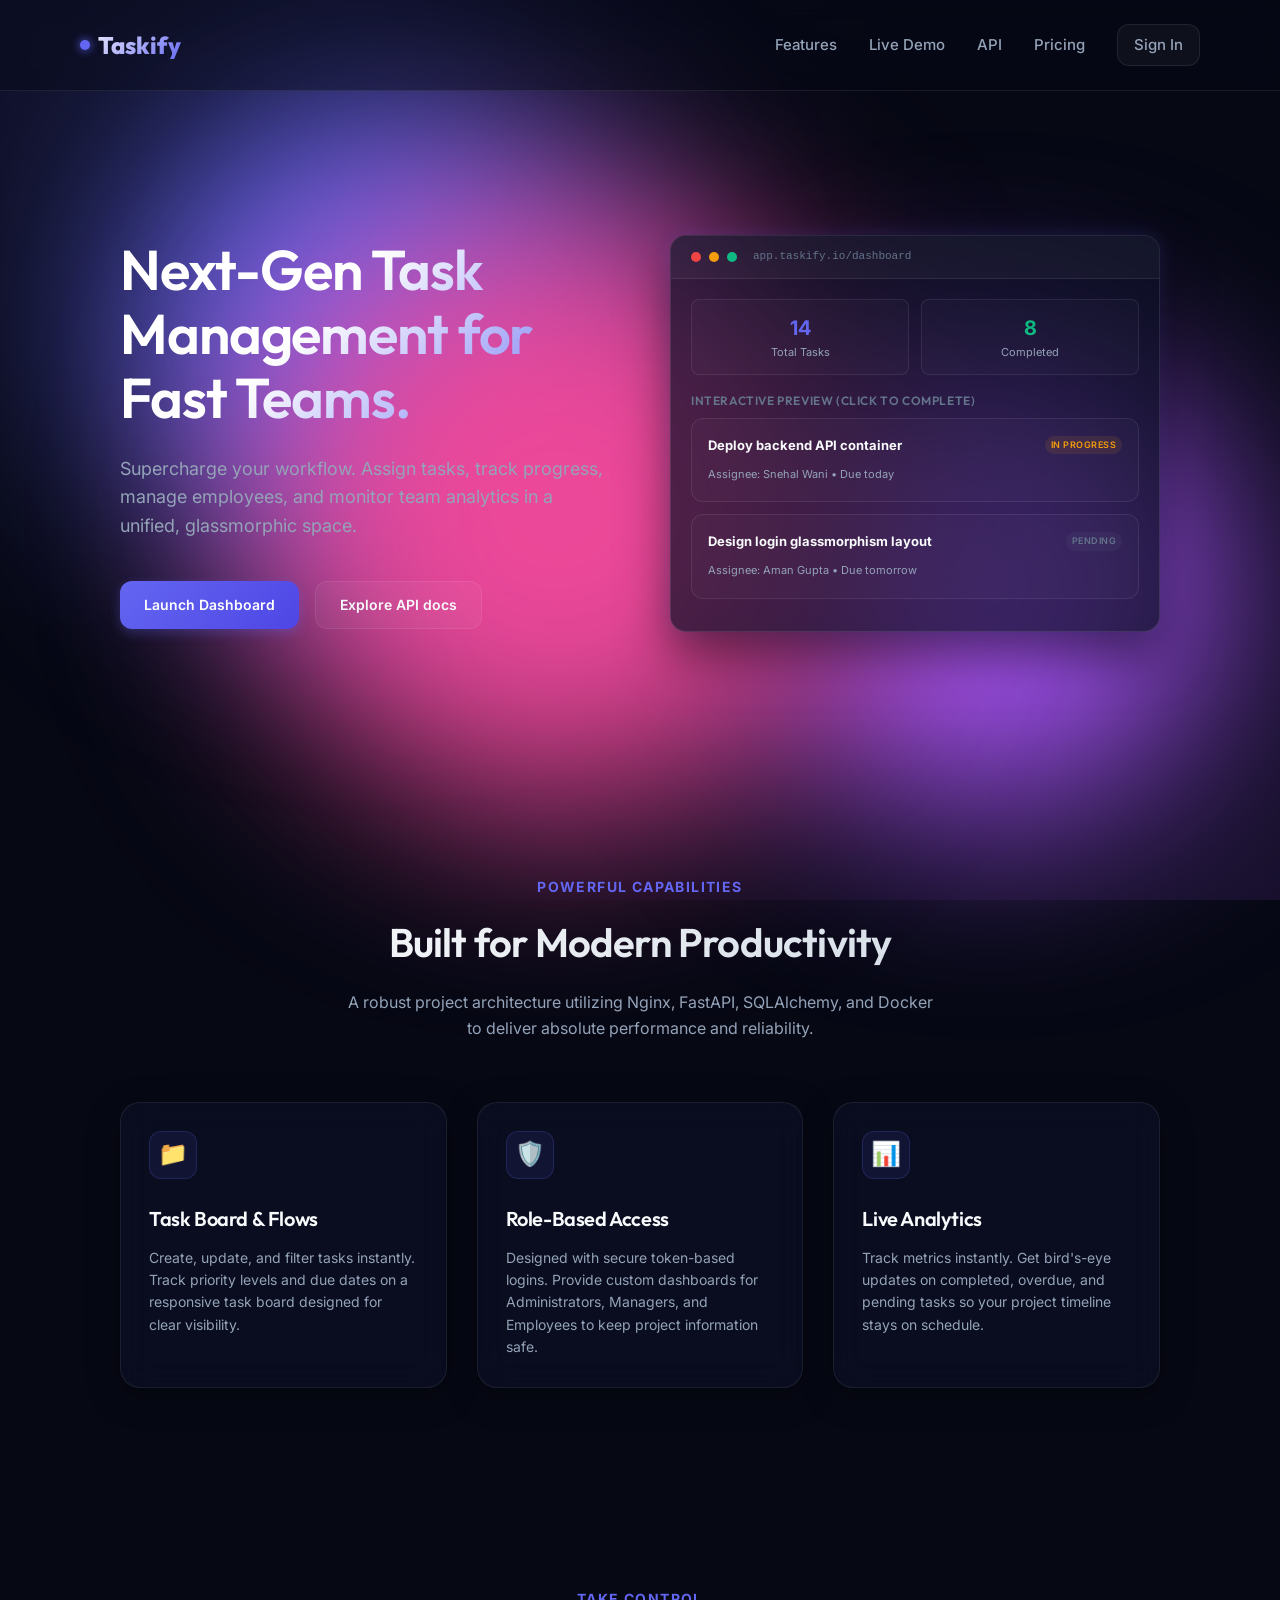
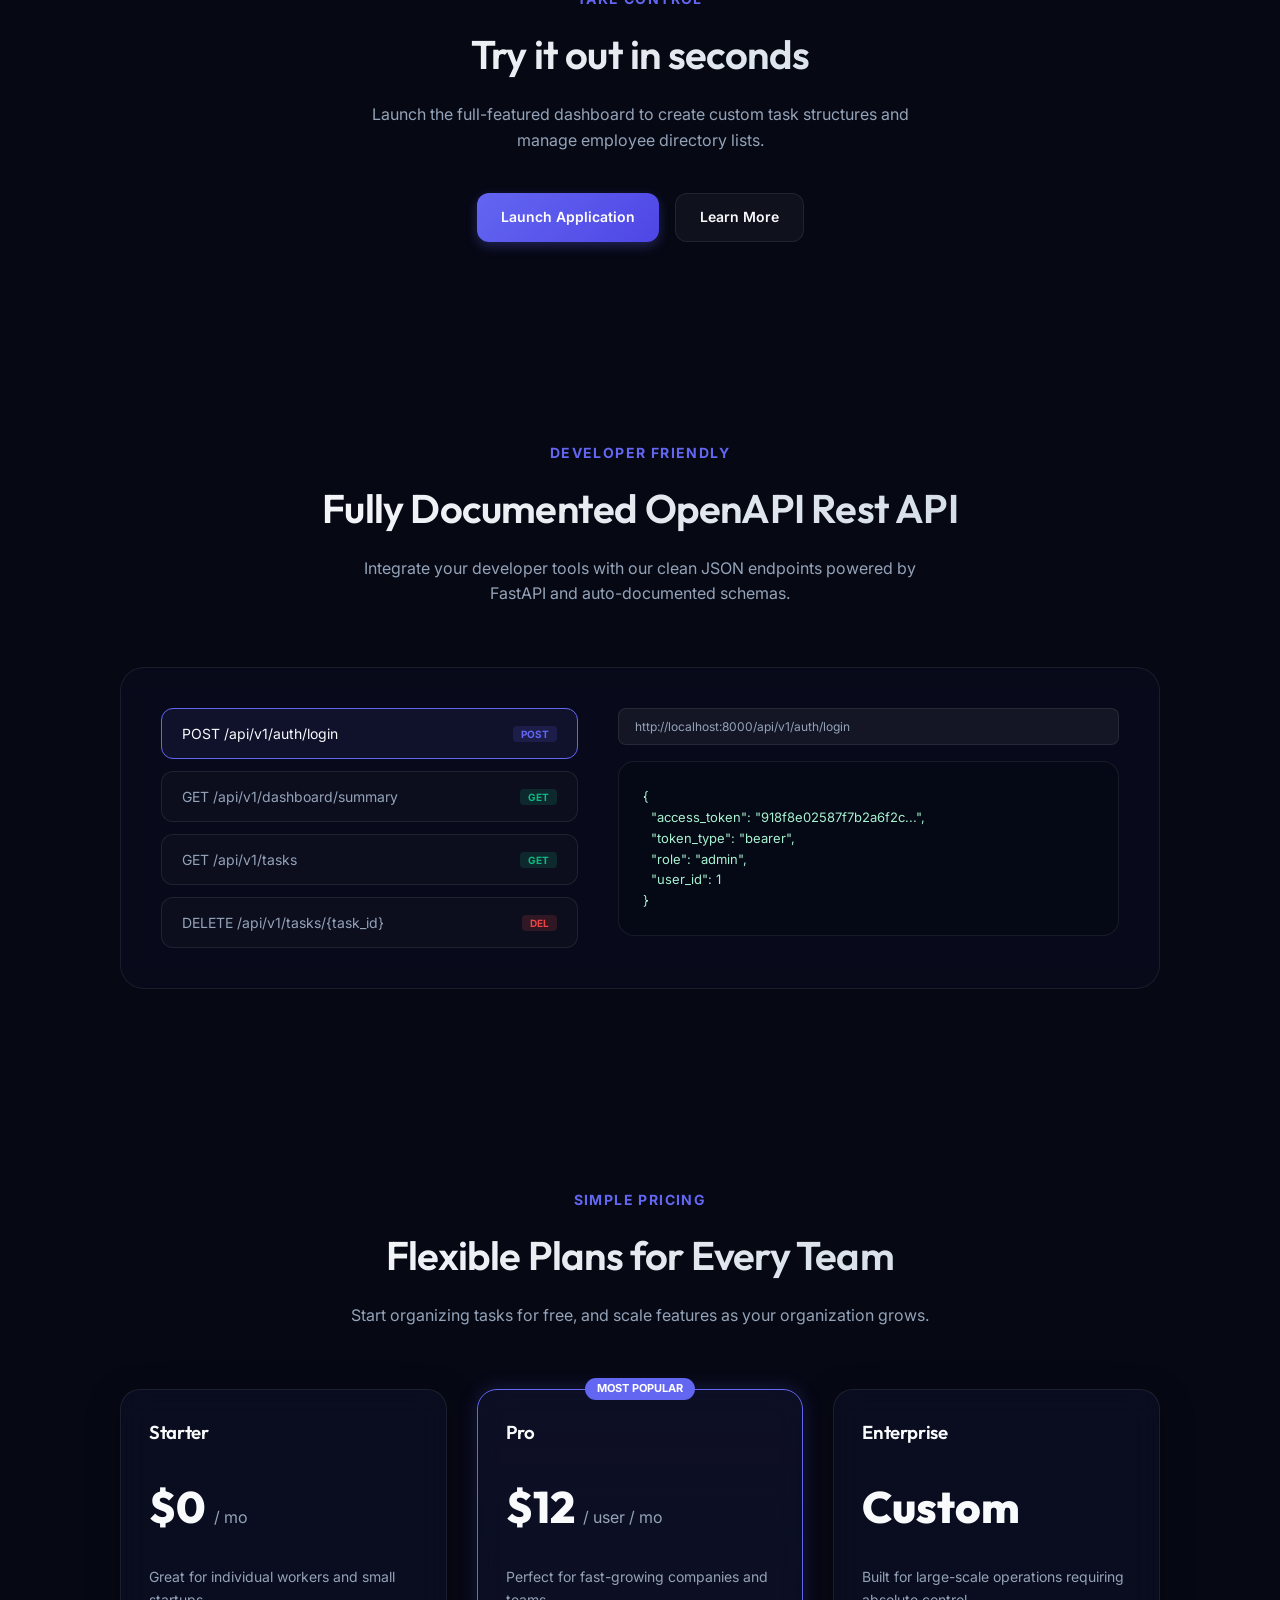
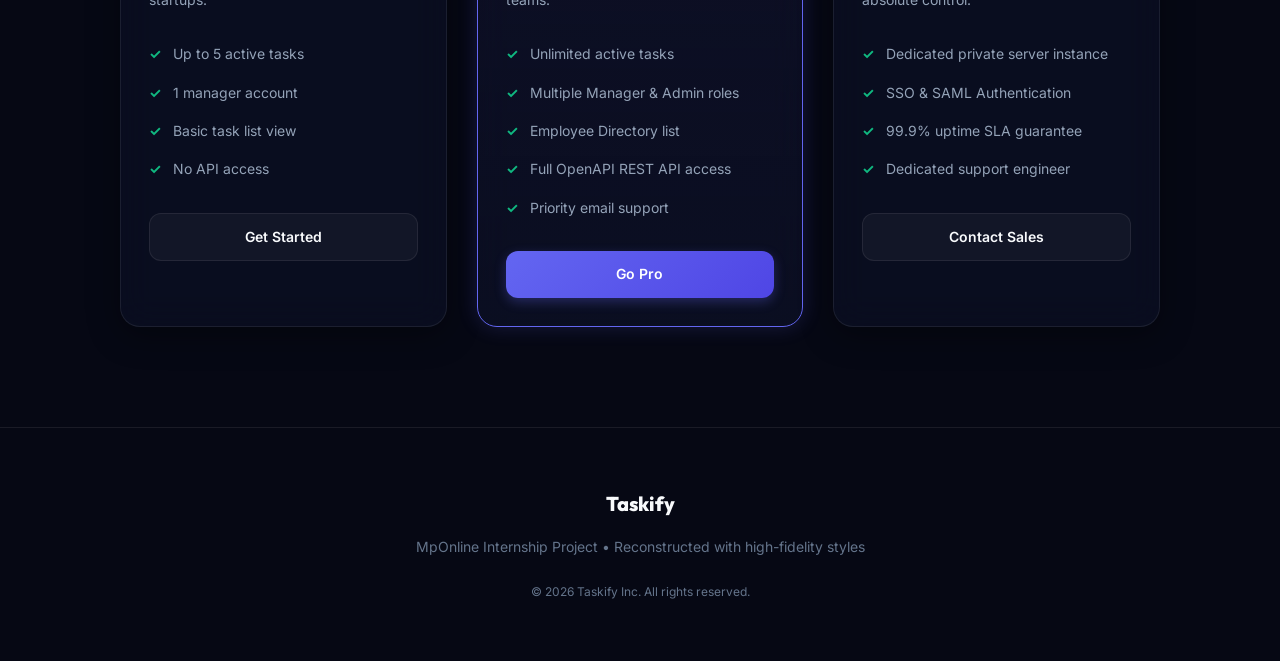
<file: frontend/index.html>
<!DOCTYPE html>
<html lang="en">
<head>
    <meta charset="UTF-8">
    <meta name="viewport" content="width=device-width, initial-scale=1.0">
    <meta name="description" content="Taskify - Next-generation task management system for high-performing teams. Streamline workflows, track analytics, and manage roles.">
    <title>Taskify - Premium Task Management System</title>
    <link rel="stylesheet" href="css/style.css">
    <link rel="stylesheet" href="css/animations.css">
    <link rel="stylesheet" href="css/responsive.css">
    <style>
        /* Specific Styles for SaaS Product Landing Page */
        .landing-header {
            display: flex;
            justify-content: space-between;
            align-items: center;
            padding: 24px 80px;
            background: rgba(6, 8, 20, 0.4);
            backdrop-filter: blur(12px);
            -webkit-backdrop-filter: blur(12px);
            border-bottom: 1px solid var(--surface-border);
            position: sticky;
            top: 0;
            z-index: 100;
        }
        .landing-logo {
            font-family: var(--font-heading);
            font-size: 24px;
            font-weight: 800;
            background: linear-gradient(135deg, #ffffff, var(--primary));
            -webkit-background-clip: text;
            -webkit-text-fill-color: transparent;
            display: flex;
            align-items: center;
            gap: 8px;
        }
        .landing-logo::before {
            content: '';
            width: 10px;
            height: 10px;
            background: var(--primary);
            border-radius: 50%;
            box-shadow: 0 0 10px var(--primary);
        }
        .landing-nav {
            display: flex;
            gap: 32px;
            align-items: center;
        }
        .landing-nav a {
            color: var(--text-secondary);
            font-weight: 500;
            font-size: 15px;
            transition: color 0.2s;
        }
        .landing-nav a:hover {
            color: var(--text-primary);
        }
        .landing-section {
            padding: 100px 80px;
            max-width: 1200px;
            margin: 0 auto;
            position: relative;
        }
        .hero-container {
            display: grid;
            grid-template-columns: 1fr 1fr;
            gap: 60px;
            align-items: center;
            min-height: calc(85vh - 80px);
        }
        .hero-text h1 {
            font-size: 56px;
            line-height: 1.15;
            margin-bottom: 24px;
            background: linear-gradient(135deg, #ffffff 40%, var(--primary));
            -webkit-background-clip: text;
            -webkit-text-fill-color: transparent;
        }
        .hero-text p {
            font-size: 18px;
            color: var(--text-secondary);
            margin-bottom: 40px;
            line-height: 1.6;
        }
        .hero-cta {
            display: flex;
            gap: 16px;
        }
        .hero-mockup {
            position: relative;
        }
        
        /* Interactive Mockup Dashboard */
        .mockup-window {
            background: rgba(13, 17, 39, 0.7);
            border: 1px solid rgba(255, 255, 255, 0.1);
            border-radius: 16px;
            box-shadow: 0 24px 50px rgba(0, 0, 0, 0.5), var(--shadow-glow);
            overflow: hidden;
            backdrop-filter: blur(12px);
            -webkit-backdrop-filter: blur(12px);
        }
        .mockup-header {
            background: rgba(255, 255, 255, 0.03);
            padding: 12px 20px;
            display: flex;
            align-items: center;
            gap: 8px;
            border-bottom: 1px solid var(--surface-border);
        }
        .mockup-dot {
            width: 10px;
            height: 10px;
            border-radius: 50%;
            display: inline-block;
        }
        .mockup-dot.red { background: #ef4444; }
        .mockup-dot.yellow { background: #f59e0b; }
        .mockup-dot.green { background: #10b981; }
        .mockup-body {
            padding: 20px;
        }
        
        /* Live Demo Interactive Card inside Mockup */
        .demo-task-card {
            background: rgba(255, 255, 255, 0.02);
            border: 1px solid var(--surface-border);
            border-radius: 12px;
            padding: 16px;
            margin-bottom: 12px;
            cursor: pointer;
            transition: all 0.2s;
        }
        .demo-task-card:hover {
            background: rgba(255, 255, 255, 0.05);
            border-color: var(--primary);
            transform: translateX(4px);
        }
        .demo-stats {
            display: grid;
            grid-template-columns: 1fr 1fr;
            gap: 12px;
            margin-bottom: 16px;
        }
        .demo-stat-box {
            background: rgba(255, 255, 255, 0.02);
            border: 1px solid var(--surface-border);
            padding: 12px;
            border-radius: 8px;
            text-align: center;
        }
        .demo-stat-num {
            font-size: 20px;
            font-weight: 700;
            color: var(--primary);
        }
        .demo-stat-label {
            font-size: 11px;
            color: var(--text-secondary);
        }

        /* Features Section */
        .section-tag {
            font-size: 14px;
            text-transform: uppercase;
            letter-spacing: 0.1em;
            color: var(--primary);
            font-weight: 700;
            margin-bottom: 12px;
            display: block;
            text-align: center;
        }
        .section-title {
            font-size: 40px;
            text-align: center;
            margin-bottom: 16px;
            background: linear-gradient(135deg, #ffffff, #cbd5e1);
            -webkit-background-clip: text;
            -webkit-text-fill-color: transparent;
        }
        .section-subtitle {
            font-size: 16px;
            color: var(--text-secondary);
            text-align: center;
            margin-bottom: 60px;
            max-width: 600px;
            margin-left: auto;
            margin-right: auto;
        }
        .features-grid {
            display: grid;
            grid-template-columns: repeat(3, 1fr);
            gap: 30px;
        }
        .feature-card {
            text-align: left;
            transition: all 0.3s ease;
        }
        .feature-card:hover {
            transform: translateY(-8px);
            border-color: rgba(99, 102, 241, 0.4);
        }
        .feature-icon {
            width: 48px;
            height: 48px;
            border-radius: 12px;
            background: rgba(99, 102, 241, 0.1);
            color: var(--primary);
            display: flex;
            align-items: center;
            justify-content: center;
            font-size: 24px;
            margin-bottom: 24px;
            border: 1px solid rgba(99, 102, 241, 0.2);
        }
        .feature-card h3 {
            font-size: 20px;
            margin-bottom: 12px;
            color: var(--text-primary);
        }
        .feature-card p {
            color: var(--text-secondary);
            font-size: 14px;
            line-height: 1.6;
        }

        /* API Explorer Section */
        .api-explorer {
            display: grid;
            grid-template-columns: 1fr 1.2fr;
            gap: 40px;
            background: rgba(13, 17, 39, 0.4);
            border: 1px solid var(--surface-border);
            border-radius: 24px;
            padding: 40px;
            backdrop-filter: blur(12px);
            -webkit-backdrop-filter: blur(12px);
        }
        .api-menu {
            display: flex;
            flex-direction: column;
            gap: 12px;
        }
        .api-btn {
            background: rgba(255, 255, 255, 0.02);
            border: 1px solid var(--surface-border);
            padding: 16px 20px;
            border-radius: 12px;
            color: var(--text-secondary);
            font-family: monospace;
            font-size: 14px;
            text-align: left;
            cursor: pointer;
            transition: all 0.2s;
            display: flex;
            justify-content: space-between;
            align-items: center;
        }
        .api-btn:hover, .api-btn.active {
            background: rgba(99, 102, 241, 0.08);
            border-color: var(--primary);
            color: var(--text-primary);
        }
        .api-badge {
            font-size: 10px;
            padding: 2px 8px;
            border-radius: 4px;
            font-weight: 700;
        }
        .api-badge.get { background: rgba(16, 185, 129, 0.15); color: var(--success); }
        .api-badge.post { background: rgba(99, 102, 241, 0.15); color: var(--primary); }
        .api-badge.delete { background: rgba(239, 68, 68, 0.15); color: var(--danger); }
        
        .api-viewer {
            background: rgba(6, 8, 20, 0.8);
            border: 1px solid var(--surface-border);
            border-radius: 16px;
            padding: 24px;
            font-family: monospace;
            font-size: 13px;
            overflow-x: auto;
            position: relative;
        }
        .api-viewer pre {
            color: #a7f3d0;
        }
        .api-url-bar {
            background: rgba(255,255,255,0.05);
            padding: 8px 16px;
            border-radius: 8px;
            font-size: 12px;
            color: var(--text-secondary);
            margin-bottom: 16px;
            border: 1px solid var(--surface-border);
        }

        /* Pricing Section */
        .pricing-grid {
            display: grid;
            grid-template-columns: repeat(3, 1fr);
            gap: 30px;
        }
        .pricing-card {
            border: 1px solid var(--surface-border);
            transition: all 0.3s ease;
            position: relative;
        }
        .pricing-card.premium {
            border-color: var(--primary);
            background: linear-gradient(180deg, rgba(99, 102, 241, 0.08), rgba(13, 17, 39, 0.7));
            box-shadow: var(--shadow-glow);
        }
        .pricing-card.premium::after {
            content: 'Most Popular';
            position: absolute;
            top: -12px;
            left: 50%;
            transform: translateX(-50%);
            background: var(--primary);
            color: white;
            padding: 2px 12px;
            border-radius: 12px;
            font-size: 11px;
            font-weight: 700;
            text-transform: uppercase;
        }
        .pricing-card:hover {
            transform: translateY(-6px);
        }
        .pricing-price {
            font-size: 44px;
            font-family: var(--font-heading);
            font-weight: 800;
            margin: 24px 0;
            color: var(--text-primary);
        }
        .pricing-price span {
            font-size: 16px;
            color: var(--text-secondary);
            font-weight: 400;
        }
        .pricing-features {
            list-style: none;
            margin: 32px 0;
            display: flex;
            flex-direction: column;
            gap: 16px;
            font-size: 14px;
            color: var(--text-secondary);
        }
        .pricing-features li::before {
            content: '✓';
            color: var(--success);
            margin-right: 12px;
            font-weight: 700;
        }

        /* Footer */
        .landing-footer {
            border-top: 1px solid var(--surface-border);
            padding: 60px 80px;
            background: rgba(6, 8, 20, 0.9);
            text-align: center;
            color: var(--text-muted);
            font-size: 14px;
        }
        .footer-logo {
            font-family: var(--font-heading);
            font-size: 20px;
            font-weight: 800;
            color: var(--text-primary);
            margin-bottom: 16px;
        }

        /* Responsive Landing overrides */
        @media (max-width: 1024px) {
            .landing-header { padding: 20px 40px; }
            .landing-section { padding: 80px 40px; }
            .hero-container { grid-template-columns: 1fr; gap: 40px; text-align: center; }
            .hero-text h1 { font-size: 44px; }
            .hero-cta { justify-content: center; }
            .features-grid { grid-template-columns: 1fr 1fr; }
            .pricing-grid { grid-template-columns: 1fr 1fr; }
            .api-explorer { grid-template-columns: 1fr; }
        }
        @media (max-width: 768px) {
            .landing-header { padding: 16px 20px; flex-direction: column; gap: 16px; }
            .landing-nav { gap: 16px; }
            .landing-section { padding: 60px 20px; }
            .features-grid { grid-template-columns: 1fr; }
            .pricing-grid { grid-template-columns: 1fr; }
        }
    </style>
</head>
<body>
    <!-- Ambient glows -->
    <div class="ambient-glow-circle float-animation" style="top: 10%; left: 10%; width: 500px; height: 500px; background: var(--primary);"></div>
    <div class="ambient-glow-circle" style="top: 40%; right: 5%; width: 450px; height: 450px; background: var(--accent-purple);"></div>
    <div class="ambient-glow-circle" style="bottom: 10%; left: 20%; width: 600px; height: 600px; background: var(--accent-pink);"></div>

    <!-- Header -->
    <header class="landing-header">
        <div class="landing-logo">Taskify</div>
        <nav class="landing-nav">
            <a href="#features">Features</a>
            <a href="#demo">Live Demo</a>
            <a href="#api">API</a>
            <a href="#pricing">Pricing</a>
            <a href="login.html" class="btn-secondary" id="btn-login-nav" style="padding: 8px 16px;">Sign In</a>
        </nav>
    </header>

    <!-- Main Content -->
    <main>
        <!-- Hero Section -->
        <section class="landing-section hero-container">
            <div class="hero-text fade-in">
                <h1>Next-Gen Task Management for Fast Teams.</h1>
                <p>Supercharge your workflow. Assign tasks, track progress, manage employees, and monitor team analytics in a unified, glassmorphic space.</p>
                <div class="hero-cta">
                    <a href="login.html" class="btn-primary" id="hero-get-started">Launch Dashboard</a>
                    <a href="#api" class="btn-secondary" id="hero-explore-api">Explore API docs</a>
                </div>
            </div>
            
            <div class="hero-mockup slide-up">
                <!-- Mockup Dashboard -->
                <div class="mockup-window">
                    <div class="mockup-header">
                        <span class="mockup-dot red"></span>
                        <span class="mockup-dot yellow"></span>
                        <span class="mockup-dot green"></span>
                        <span style="font-size: 11px; color: var(--text-muted); margin-left: 8px; font-family: monospace;">app.taskify.io/dashboard</span>
                    </div>
                    <div class="mockup-body">
                        <!-- Stats Mockup -->
                        <div class="demo-stats">
                            <div class="demo-stat-box">
                                <div class="demo-stat-num" id="demo-total-tasks">14</div>
                                <div class="demo-stat-label">Total Tasks</div>
                            </div>
                            <div class="demo-stat-box">
                                <div class="demo-stat-num" id="demo-completed-tasks" style="color: var(--success);">8</div>
                                <div class="demo-stat-label">Completed</div>
                            </div>
                        </div>
                        
                        <!-- Mini Interactive list -->
                        <h4 style="font-size: 12px; text-transform: uppercase; color: var(--text-muted); margin-bottom: 8px; letter-spacing: 0.05em;">Interactive Preview (Click to complete)</h4>
                        <div id="demo-tasks-list">
                            <div class="demo-task-card" onclick="completeDemoTask(this, 1)">
                                <div style="display:flex; justify-content:space-between; align-items:center; margin-bottom:4px;">
                                    <strong style="font-size:13px; color: var(--text-primary);">Deploy backend API container</strong>
                                    <span class="badge warning" style="font-size:9px; padding: 2px 6px;">In Progress</span>
                                </div>
                                <small style="font-size:11px; color: var(--text-secondary);">Assignee: Snehal Wani • Due today</small>
                            </div>
                            <div class="demo-task-card" onclick="completeDemoTask(this, 2)">
                                <div style="display:flex; justify-content:space-between; align-items:center; margin-bottom:4px;">
                                    <strong style="font-size:13px; color: var(--text-primary);">Design login glassmorphism layout</strong>
                                    <span class="badge pending" style="font-size:9px; padding: 2px 6px;">Pending</span>
                                </div>
                                <small style="font-size:11px; color: var(--text-secondary);">Assignee: Aman Gupta • Due tomorrow</small>
                            </div>
                        </div>
                    </div>
                </div>
            </div>
        </section>

        <!-- Features Section -->
        <section class="landing-section" id="features">
            <span class="section-tag">Powerful capabilities</span>
            <h2 class="section-title">Built for Modern Productivity</h2>
            <p class="section-subtitle">A robust project architecture utilizing Nginx, FastAPI, SQLAlchemy, and Docker to deliver absolute performance and reliability.</p>
            
            <div class="features-grid">
                <div class="card feature-card">
                    <div class="feature-icon">📁</div>
                    <h3>Task Board & Flows</h3>
                    <p>Create, update, and filter tasks instantly. Track priority levels and due dates on a responsive task board designed for clear visibility.</p>
                </div>
                <div class="card feature-card">
                    <div class="feature-icon">🛡️</div>
                    <h3>Role-Based Access</h3>
                    <p>Designed with secure token-based logins. Provide custom dashboards for Administrators, Managers, and Employees to keep project information safe.</p>
                </div>
                <div class="card feature-card">
                    <div class="feature-icon">📊</div>
                    <h3>Live Analytics</h3>
                    <p>Track metrics instantly. Get bird's-eye updates on completed, overdue, and pending tasks so your project timeline stays on schedule.</p>
                </div>
            </div>
        </section>

        <!-- Interactive Demo Section -->
        <section class="landing-section" id="demo" style="text-align: center;">
            <span class="section-tag">Take Control</span>
            <h2 class="section-title">Try it out in seconds</h2>
            <p class="section-subtitle" style="margin-bottom: 40px;">Launch the full-featured dashboard to create custom task structures and manage employee directory lists.</p>
            <div style="display:inline-flex; gap:16px;">
                <a href="login.html" class="btn-primary" id="demo-launch-btn">Launch Application</a>
                <a href="#features" class="btn-secondary">Learn More</a>
            </div>
        </section>

        <!-- API Explorer Section -->
        <section class="landing-section" id="api">
            <span class="section-tag">Developer Friendly</span>
            <h2 class="section-title">Fully Documented OpenAPI Rest API</h2>
            <p class="section-subtitle">Integrate your developer tools with our clean JSON endpoints powered by FastAPI and auto-documented schemas.</p>
            
            <div class="api-explorer">
                <div class="api-menu">
                    <button class="api-btn active" onclick="showApi('auth')" id="api-btn-auth">
                        <span>POST /api/v1/auth/login</span>
                        <span class="api-badge post">POST</span>
                    </button>
                    <button class="api-btn" onclick="showApi('summary')" id="api-btn-summary">
                        <span>GET /api/v1/dashboard/summary</span>
                        <span class="api-badge get">GET</span>
                    </button>
                    <button class="api-btn" onclick="showApi('tasks')" id="api-btn-tasks">
                        <span>GET /api/v1/tasks</span>
                        <span class="api-badge get">GET</span>
                    </button>
                    <button class="api-btn" onclick="showApi('delete')" id="api-btn-delete">
                        <span>DELETE /api/v1/tasks/{task_id}</span>
                        <span class="api-badge delete">DEL</span>
                    </button>
                </div>
                
                <div>
                    <div class="api-url-bar" id="api-url">http://localhost:8000/api/v1/auth/login</div>
                    <div class="api-viewer">
                        <pre id="api-response-content">{
  "access_token": "918f8e02587f7b2a6f2c...",
  "token_type": "bearer",
  "role": "admin",
  "user_id": 1
}</pre>
                    </div>
                </div>
            </div>
        </section>

        <!-- Pricing Section -->
        <section class="landing-section" id="pricing">
            <span class="section-tag">Simple Pricing</span>
            <h2 class="section-title">Flexible Plans for Every Team</h2>
            <p class="section-subtitle">Start organizing tasks for free, and scale features as your organization grows.</p>
            
            <div class="pricing-grid">
                <!-- Free Plan -->
                <div class="card pricing-card">
                    <h3>Starter</h3>
                    <div class="pricing-price">$0 <span>/ mo</span></div>
                    <p style="font-size:14px; color:var(--text-secondary);">Great for individual workers and small startups.</p>
                    <ul class="pricing-features">
                        <li>Up to 5 active tasks</li>
                        <li>1 manager account</li>
                        <li>Basic task list view</li>
                        <li>No API access</li>
                    </ul>
                    <a href="login.html" class="btn-secondary" style="width: 100%;">Get Started</a>
                </div>
                
                <!-- Pro Plan -->
                <div class="card pricing-card premium">
                    <h3>Pro</h3>
                    <div class="pricing-price">$12 <span>/ user / mo</span></div>
                    <p style="font-size:14px; color:var(--text-secondary);">Perfect for fast-growing companies and teams.</p>
                    <ul class="pricing-features">
                        <li>Unlimited active tasks</li>
                        <li>Multiple Manager & Admin roles</li>
                        <li>Employee Directory list</li>
                        <li>Full OpenAPI REST API access</li>
                        <li>Priority email support</li>
                    </ul>
                    <a href="login.html" class="btn-primary" style="width: 100%;">Go Pro</a>
                </div>
                
                <!-- Enterprise Plan -->
                <div class="card pricing-card">
                    <h3>Enterprise</h3>
                    <div class="pricing-price">Custom</div>
                    <p style="font-size:14px; color:var(--text-secondary);">Built for large-scale operations requiring absolute control.</p>
                    <ul class="pricing-features">
                        <li>Dedicated private server instance</li>
                        <li>SSO & SAML Authentication</li>
                        <li>99.9% uptime SLA guarantee</li>
                        <li>Dedicated support engineer</li>
                    </ul>
                    <a href="mailto:support@taskify.io" class="btn-secondary" style="width: 100%;">Contact Sales</a>
                </div>
            </div>
        </section>
    </main>

    <!-- Footer -->
    <footer class="landing-footer">
        <div class="footer-logo">Taskify</div>
        <p style="margin-bottom: 24px;">MpOnline Internship Project • Reconstructed with high-fidelity styles</p>
        <p style="font-size:12px;">&copy; 2026 Taskify Inc. All rights reserved.</p>
    </footer>

    <script>
        // Interactive live mockup task list
        let totalTasks = 14;
        let completedTasks = 8;
        
        function completeDemoTask(element, id) {
            // Find badge inside card
            const badge = element.querySelector('.badge');
            if (badge.classList.contains('success')) return; // Already completed
            
            badge.className = 'badge success';
            badge.textContent = 'Completed';
            
            completedTasks += 1;
            document.getElementById('demo-completed-tasks').textContent = completedTasks;
            element.style.opacity = '0.7';
            element.style.borderColor = 'rgba(16, 185, 129, 0.2)';
            
            // Add a brief toast representation
            const container = document.getElementById('toast-container');
            if (container) {
                const toast = document.createElement('div');
                toast.className = 'toast success';
                toast.textContent = `Demo: Task #${id} marked as completed!`;
                container.appendChild(toast);
                setTimeout(() => {
                    toast.style.opacity = '0';
                    setTimeout(() => toast.remove(), 300);
                }, 2500);
            }
        }
        
        // API Explorer code mocks
        const apiData = {
            auth: {
                url: 'http://localhost:8000/api/v1/auth/login',
                response: `{
  "access_token": "918f8e02587f7b2a6f2c...",
  "token_type": "bearer",
  "role": "admin",
  "user_id": 1
}`
            },
            summary: {
                url: 'http://localhost:8000/api/v1/dashboard/summary',
                response: `{
  "total_tasks": 14,
  "completed": 8,
  "pending": 3,
  "in_progress": 2,
  "overdue": 1
}`
            },
            tasks: {
                url: 'http://localhost:8000/api/v1/tasks?limit=10',
                response: `[
  {
    "task_id": 1,
    "title": "Deploy backend API container",
    "description": "Containerize with docker-compose",
    "assigned_to": 3,
    "priority": "High",
    "due_date": "2026-07-11",
    "status": "In Progress"
  },
  {
    "task_id": 2,
    "title": "Design login layout",
    "description": "Premium glassmorphic styling",
    "assigned_to": 4,
    "priority": "Medium",
    "due_date": "2026-07-12",
    "status": "Pending"
  }
]`
            },
            delete: {
                url: 'http://localhost:8000/api/v1/tasks/1',
                response: `{
  "detail": "Task deleted successfully"
}`
            }
        };
        
        function showApi(type) {
            // Deactivate all buttons
            document.querySelectorAll('.api-btn').forEach(btn => btn.classList.remove('active'));
            // Activate clicked button
            document.getElementById(`api-btn-${type}`).classList.add('active');
            
            // Set URL and content
            document.getElementById('api-url').textContent = apiData[type].url;
            document.getElementById('api-response-content').textContent = apiData[type].response;
        }
    </script>
</body>
</html>
</file>
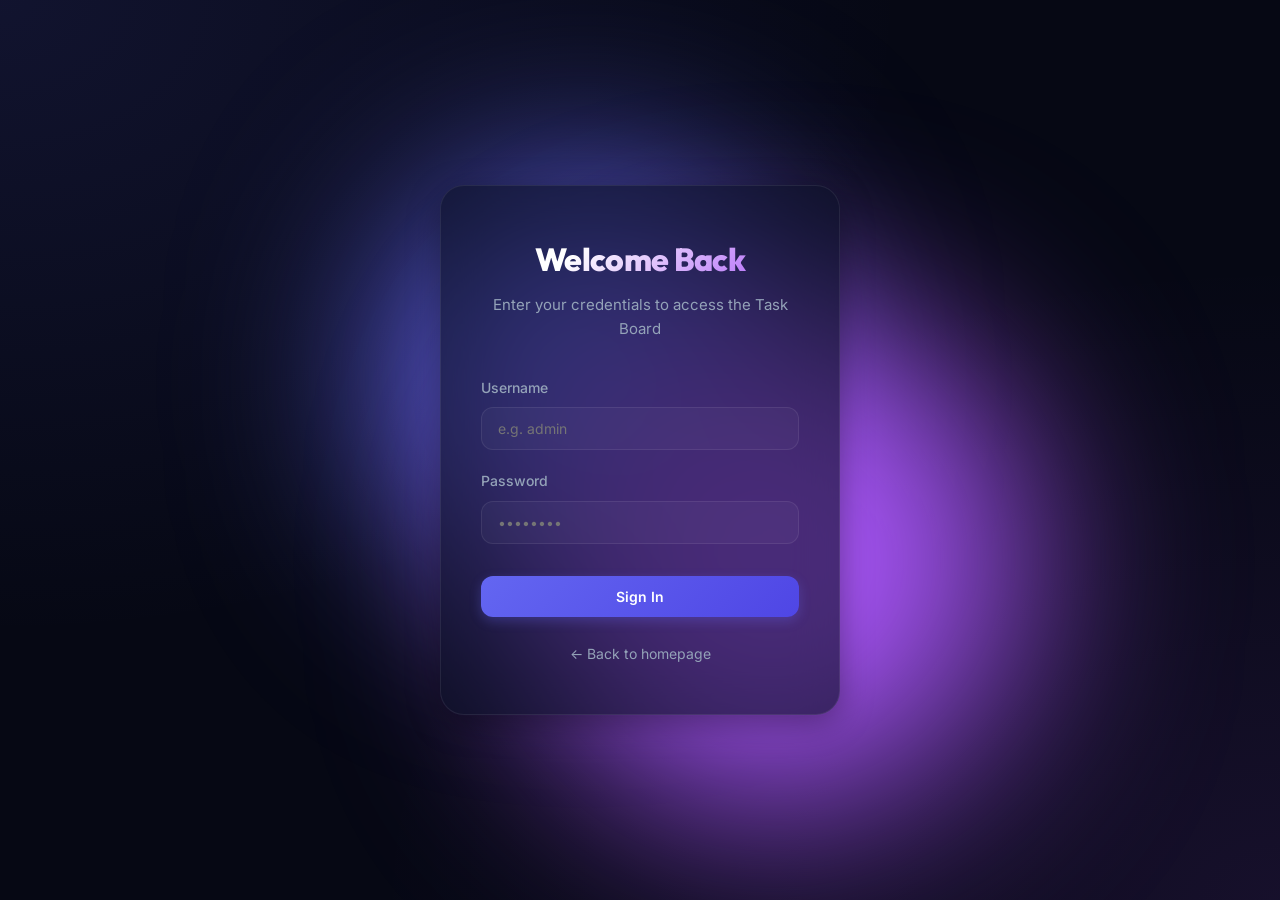
<file: frontend/dashboard.html>
<!DOCTYPE html>
<html lang="en">
<head>
    <meta charset="UTF-8">
    <meta name="viewport" content="width=device-width, initial-scale=1.0">
    <title>Dashboard - Taskify TMS</title>
    <link rel="stylesheet" href="css/style.css">
    <link rel="stylesheet" href="css/animations.css">
    <link rel="stylesheet" href="css/responsive.css">
</head>
<body>
    <!-- Ambient glows -->
    <div class="ambient-glow-circle" style="top: 10%; left: 20%; width: 400px; height: 400px; background: var(--primary); opacity: 0.1;"></div>
    
    <div id="toast-container"></div>
    
    <div class="layout">
        <!-- Sidebar Navigation -->
        <aside class="sidebar">
            <div class="sidebar-brand">Taskify</div>
            <nav class="sidebar-nav">
                <a href="dashboard.html" class="active">
                    <svg width="18" height="18" viewBox="0 0 24 24" fill="none" stroke="currentColor" stroke-width="2" stroke-linecap="round" stroke-linejoin="round"><rect x="3" y="3" width="7" height="9"></rect><rect x="14" y="3" width="7" height="5"></rect><rect x="14" y="12" width="7" height="9"></rect><rect x="3" y="16" width="7" height="5"></rect></svg>
                    Dashboard
                </a>
                <a href="tasks.html">
                    <svg width="18" height="18" viewBox="0 0 24 24" fill="none" stroke="currentColor" stroke-width="2" stroke-linecap="round" stroke-linejoin="round"><path d="M9 11l3 3L22 4"></path><path d="M21 12v7a2 2 0 0 1-2 2H5a2 2 0 0 1-2-2V5a2 2 0 0 1 2-2h11"></path></svg>
                    Tasks
                </a>
                <a href="employees.html" id="nav-employees" style="display:none;">
                    <svg width="18" height="18" viewBox="0 0 24 24" fill="none" stroke="currentColor" stroke-width="2" stroke-linecap="round" stroke-linejoin="round"><path d="M17 21v-2a4 4 0 0 0-4-4H5a4 4 0 0 0-4 4v2"></path><circle cx="9" cy="7" r="4"></circle><path d="M23 21v-2a4 4 0 0 0-3-3.87"></path><path d="M16 3.13a4 4 0 0 1 0 7.75"></path></svg>
                    Employees
                </a>
                <a href="#" id="logout-btn" style="margin-top: auto; color: var(--danger);">
                    <svg width="18" height="18" viewBox="0 0 24 24" fill="none" stroke="currentColor" stroke-width="2" stroke-linecap="round" stroke-linejoin="round"><path d="M9 21H5a2 2 0 0 1-2-2V5a2 2 0 0 1 2-2h4"></path><polyline points="16 17 21 12 16 7"></polyline><line x1="21" y1="12" x2="9" y2="12"></line></svg>
                    Logout
                </a>
            </nav>
        </aside>
        
        <!-- Main Content -->
        <main class="main-content fade-in">
            <header class="topbar">
                <h2>Dashboard Overview</h2>
                <div class="user-profile">
                    <span id="current-user-name">Loading Profile...</span>
                </div>
            </header>
            
            <!-- Summary Stats -->
            <div class="summary-cards">
                <div class="card summary-card">
                    <h3>Total Tasks</h3>
                    <p class="stat" id="stat-total">0</p>
                </div>
                <div class="card summary-card success">
                    <h3>Completed</h3>
                    <p class="stat" id="stat-completed">0</p>
                </div>
                <div class="card summary-card warning">
                    <h3>In Progress</h3>
                    <p class="stat" id="stat-inprogress">0</p>
                </div>
                <div class="card summary-card pending">
                    <h3>Pending</h3>
                    <p class="stat" id="stat-pending">0</p>
                </div>
                <div class="card summary-card danger">
                    <h3>Overdue</h3>
                    <p class="stat" id="stat-overdue">0</p>
                </div>
            </div>
            
            <!-- Recent Activity Widget -->
            <div class="dashboard-widgets">
                <div class="card recent-tasks-widget">
                    <h3>Recent Tasks</h3>
                    <div id="recent-tasks-list">Loading Tasks...</div>
                </div>
            </div>
        </main>
    </div>
    
    <script src="js/api.js"></script>
    <script src="js/dashboard.js"></script>
</body>
</html>
</file>
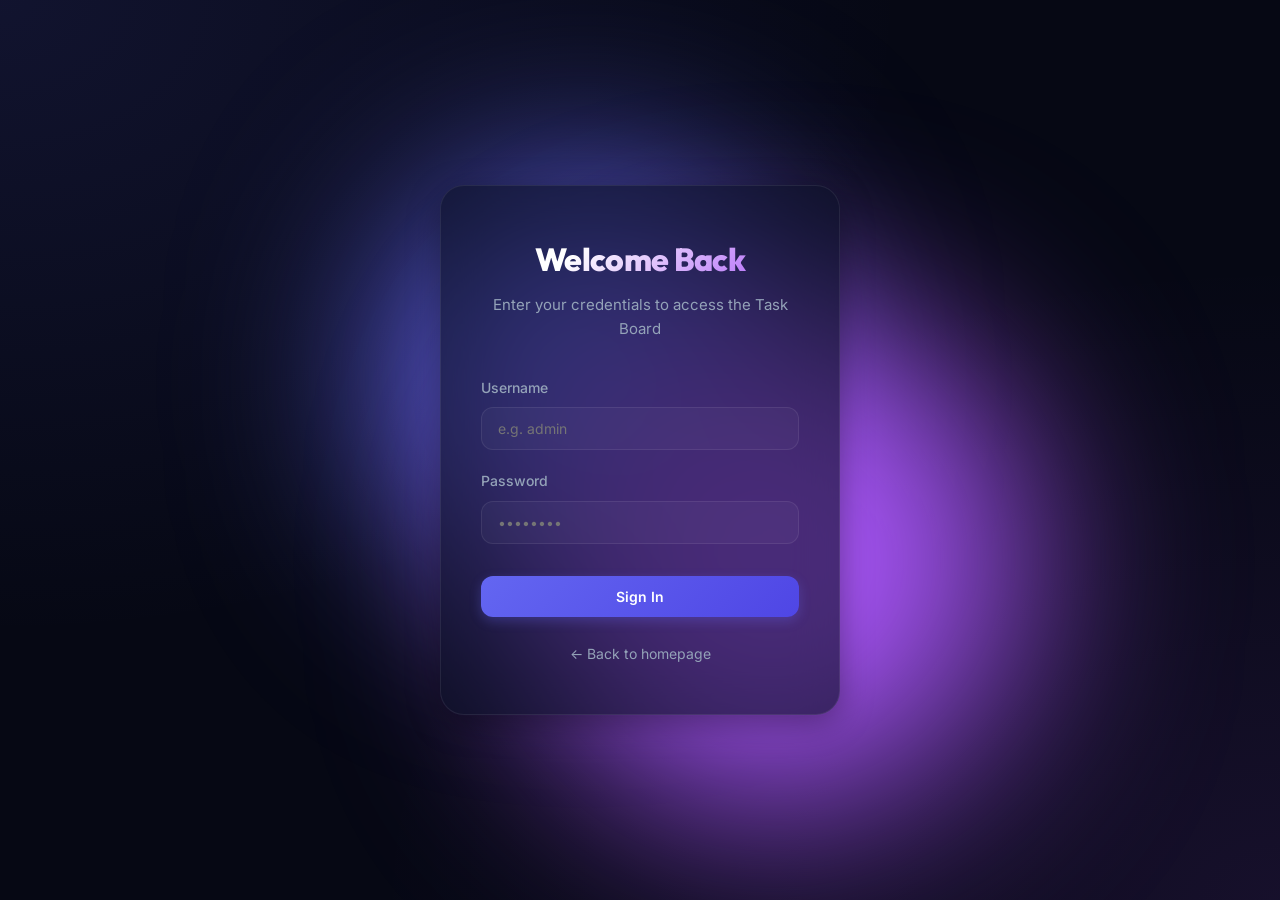
<file: frontend/employees.html>
<!DOCTYPE html>
<html lang="en">
<head>
    <meta charset="UTF-8">
    <meta name="viewport" content="width=device-width, initial-scale=1.0">
    <title>Employees Directory - Taskify TMS</title>
    <link rel="stylesheet" href="css/style.css">
    <link rel="stylesheet" href="css/animations.css">
    <link rel="stylesheet" href="css/responsive.css">
</head>
<body>
    <!-- Ambient glows -->
    <div class="ambient-glow-circle" style="top: 10%; right: 10%; width: 450px; height: 450px; background: var(--primary); opacity: 0.08;"></div>

    <div id="toast-container"></div>
    
    <div class="layout">
        <!-- Sidebar Navigation -->
        <aside class="sidebar">
            <div class="sidebar-brand">Taskify</div>
            <nav class="sidebar-nav">
                <a href="dashboard.html">
                    <svg width="18" height="18" viewBox="0 0 24 24" fill="none" stroke="currentColor" stroke-width="2" stroke-linecap="round" stroke-linejoin="round"><rect x="3" y="3" width="7" height="9"></rect><rect x="14" y="3" width="7" height="5"></rect><rect x="14" y="12" width="7" height="9"></rect><rect x="3" y="16" width="7" height="5"></rect></svg>
                    Dashboard
                </a>
                <a href="tasks.html">
                    <svg width="18" height="18" viewBox="0 0 24 24" fill="none" stroke="currentColor" stroke-width="2" stroke-linecap="round" stroke-linejoin="round"><path d="M9 11l3 3L22 4"></path><path d="M21 12v7a2 2 0 0 1-2 2H5a2 2 0 0 1-2-2V5a2 2 0 0 1 2-2h11"></path></svg>
                    Tasks
                </a>
                <a href="employees.html" class="active" id="nav-employees">
                    <svg width="18" height="18" viewBox="0 0 24 24" fill="none" stroke="currentColor" stroke-width="2" stroke-linecap="round" stroke-linejoin="round"><path d="M17 21v-2a4 4 0 0 0-4-4H5a4 4 0 0 0-4 4v2"></path><circle cx="9" cy="7" r="4"></circle><path d="M23 21v-2a4 4 0 0 0-3-3.87"></path><path d="M16 3.13a4 4 0 0 1 0 7.75"></path></svg>
                    Employees
                </a>
                <a href="#" id="logout-btn" style="margin-top: auto; color: var(--danger);">
                    <svg width="18" height="18" viewBox="0 0 24 24" fill="none" stroke="currentColor" stroke-width="2" stroke-linecap="round" stroke-linejoin="round"><path d="M9 21H5a2 2 0 0 1-2-2V5a2 2 0 0 1 2-2h4"></path><polyline points="16 17 21 12 16 7"></polyline><line x1="21" y1="12" x2="9" y2="12"></line></svg>
                    Logout
                </a>
            </nav>
        </aside>
        
        <!-- Main Content Area -->
        <main class="main-content fade-in">
            <header class="topbar">
                <h2>Employees Directory</h2>
                <button class="btn-primary" id="open-employee-modal" style="display:none;">
                    <svg width="16" height="16" viewBox="0 0 24 24" fill="none" stroke="currentColor" stroke-width="2.5" stroke-linecap="round" stroke-linejoin="round"><line x1="12" y1="5" x2="12" y2="19"></line><line x1="5" y1="12" x2="19" y2="12"></line></svg>
                    Add Employee
                </button>
            </header>
            
            <!-- Employee List Table -->
            <div class="table-container card">
                <table id="employee-table">
                    <thead>
                        <tr>
                            <th>ID</th>
                            <th>Name</th>
                            <th>Department</th>
                            <th>Designation</th>
                            <th>Status</th>
                            <th>Actions</th>
                        </tr>
                    </thead>
                    <tbody id="employee-list">
                        <!-- Employee list rows will be injected dynamically -->
                        <tr>
                            <td colspan="6" style="text-align: center; color: var(--text-secondary); padding: 40px;">Loading employees directory...</td>
                        </tr>
                    </tbody>
                </table>
            </div>
        </main>
    </div>

    <!-- Add Employee Modal -->
    <div class="modal-overlay" id="employee-modal">
        <div class="modal slide-up">
            <div class="modal-header">
                <h3>Add New Employee</h3>
                <span class="close-btn" id="close-employee-modal">&times;</span>
            </div>
            <div class="modal-body">
                <form id="employee-form">
                    <div class="form-group">
                        <label for="emp-name">Full Name</label>
                        <input type="text" id="emp-name" placeholder="e.g. Snehal Wani" required>
                    </div>
                    <div class="form-group">
                        <label for="emp-username">Username</label>
                        <input type="text" id="emp-username" placeholder="e.g. snehal_wani" required>
                    </div>
                    <div class="form-group">
                        <label for="emp-email">Email Address</label>
                        <input type="email" id="emp-email" placeholder="e.g. snehal@mponline.gov.in" required>
                    </div>
                    <div class="form-group">
                        <label for="emp-password">Default Password</label>
                        <input type="password" id="emp-password" placeholder="••••••••" required>
                    </div>
                    <div class="form-group">
                        <label for="emp-dept">Department</label>
                        <input type="text" id="emp-dept" placeholder="e.g. Engineering">
                    </div>
                    <div class="form-group">
                        <label for="emp-desig">Designation</label>
                        <input type="text" id="emp-desig" placeholder="e.g. Software Engineer Intern">
                    </div>
                    <button type="submit" class="btn-primary" id="save-employee-btn" style="width: 100%;">Create Account</button>
                </form>
            </div>
        </div>
    </div>
    
    <script src="js/api.js"></script>
    <script src="js/employees.js"></script>
</body>
</html>
</file>
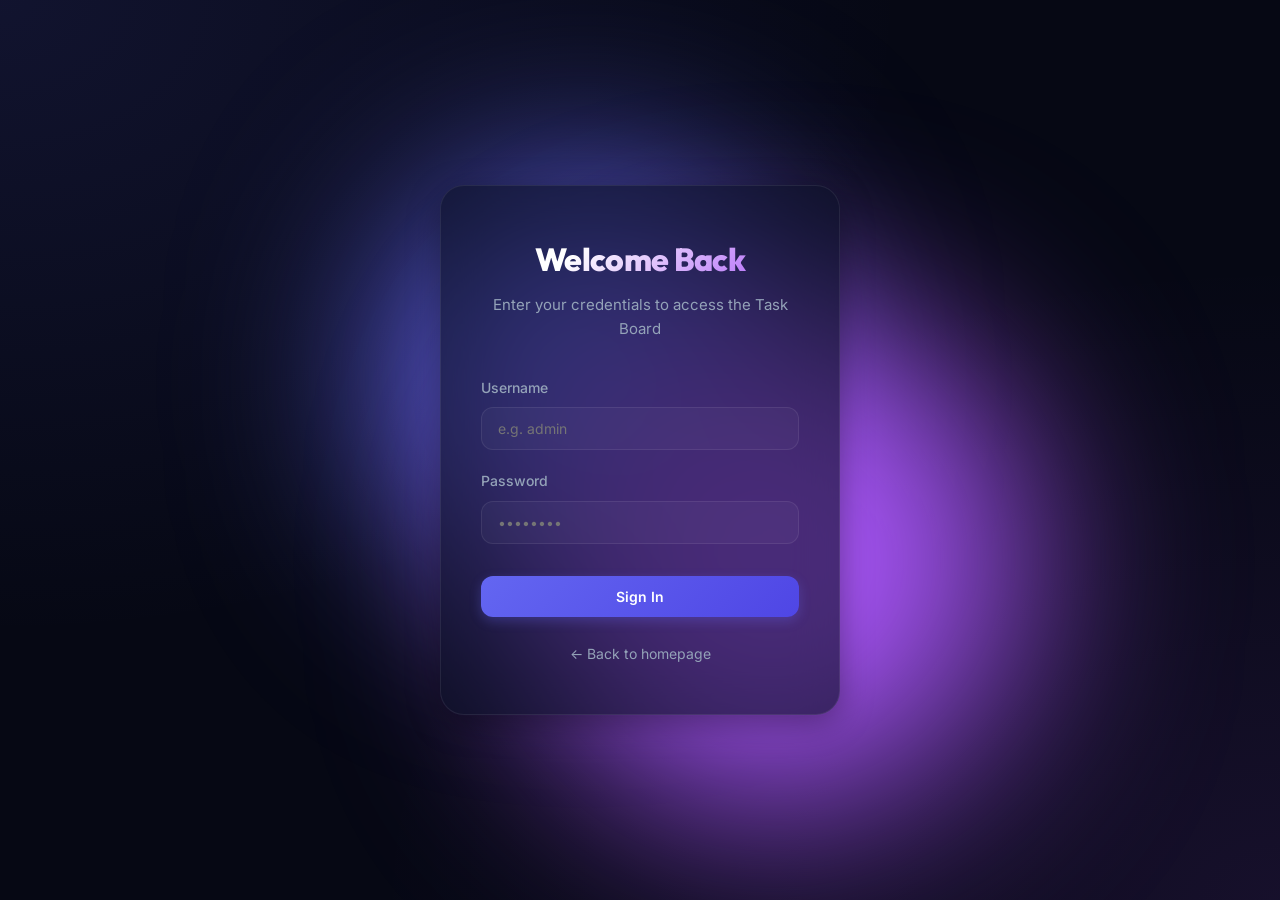
<file: frontend/login.html>
<!DOCTYPE html>
<html lang="en">
<head>
    <meta charset="UTF-8">
    <meta name="viewport" content="width=device-width, initial-scale=1.0">
    <title>Sign In - Taskify TMS</title>
    <link rel="stylesheet" href="css/style.css">
    <link rel="stylesheet" href="css/animations.css">
    <link rel="stylesheet" href="css/responsive.css">
</head>
<body class="login-body">
    <!-- Ambient backgrounds -->
    <div class="ambient-glow-circle" style="top: 20%; left: 30%; width: 400px; height: 400px; background: var(--primary);"></div>
    <div class="ambient-glow-circle" style="bottom: 10%; right: 20%; width: 500px; height: 500px; background: var(--accent-purple);"></div>

    <div id="toast-container"></div>
    
    <div class="login-container fade-in">
        <div class="login-card">
            <h2>Welcome Back</h2>
            <p>Enter your credentials to access the Task Board</p>
            <form id="login-form">
                <div class="form-group">
                    <label for="username">Username</label>
                    <input type="text" id="username" name="username" placeholder="e.g. admin" required autocomplete="username">
                </div>
                <div class="form-group">
                    <label for="password">Password</label>
                    <input type="password" id="password" name="password" placeholder="••••••••" required autocomplete="current-password">
                </div>
                <button type="submit" class="btn-primary" id="login-btn">Sign In</button>
            </form>
            <div style="margin-top: 24px; text-align: center;">
                <a href="index.html" style="font-size: 14px; display: inline-flex; align-items: center; gap: 6px; color: var(--text-secondary);">
                    ← Back to homepage
                </a>
            </div>
        </div>
    </div>
    
    <script src="js/api.js"></script>
    <script src="js/auth.js"></script>
</body>
</html>
</file>
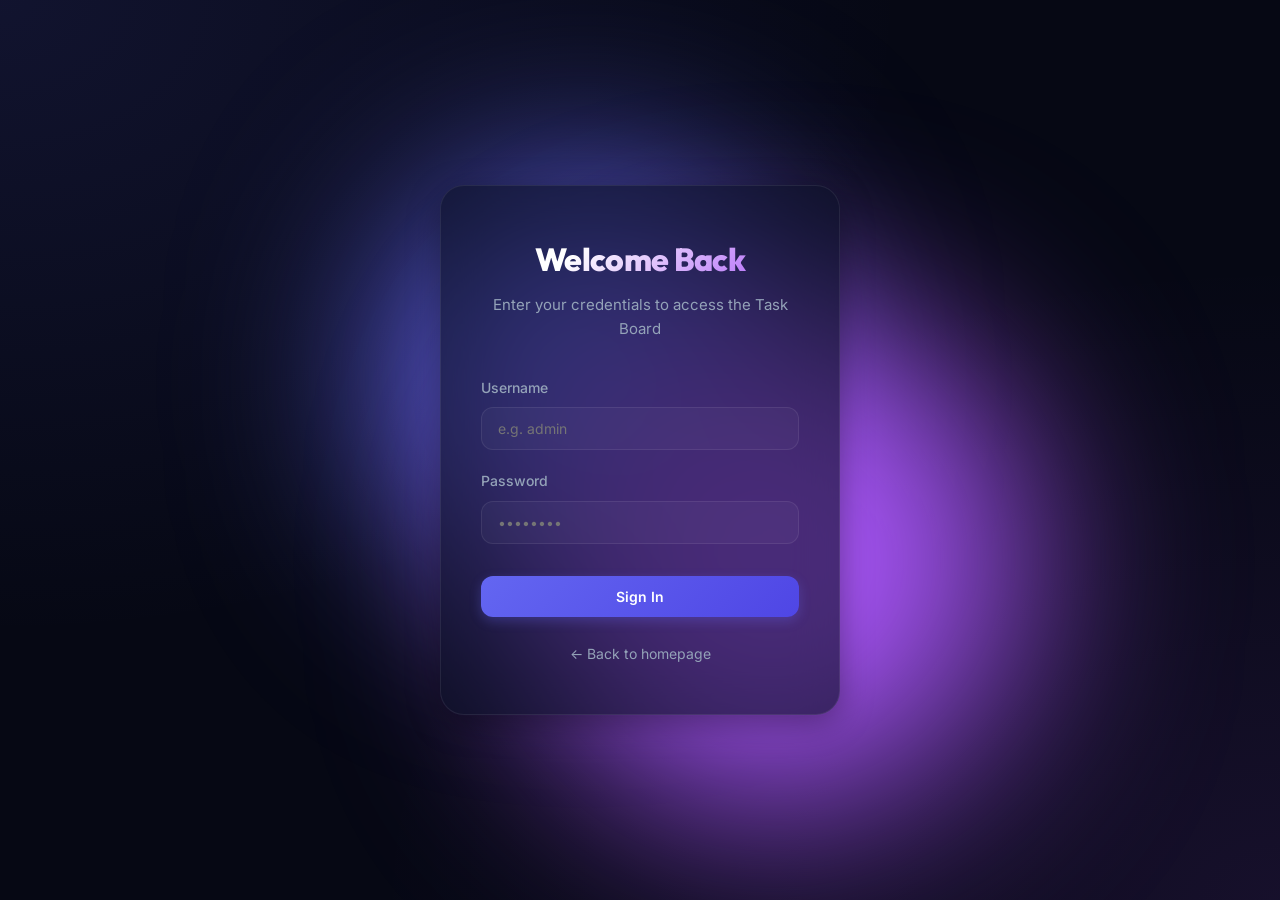
<file: frontend/tasks.html>
<!DOCTYPE html>
<html lang="en">
<head>
    <meta charset="UTF-8">
    <meta name="viewport" content="width=device-width, initial-scale=1.0">
    <title>Tasks Board - Taskify TMS</title>
    <link rel="stylesheet" href="css/style.css">
    <link rel="stylesheet" href="css/animations.css">
    <link rel="stylesheet" href="css/responsive.css">
</head>
<body>
    <!-- Ambient glows -->
    <div class="ambient-glow-circle" style="bottom: 10%; right: 10%; width: 450px; height: 450px; background: var(--accent-purple); opacity: 0.08;"></div>

    <div id="toast-container"></div>
    
    <div class="layout">
        <!-- Sidebar Navigation -->
        <aside class="sidebar">
            <div class="sidebar-brand">Taskify</div>
            <nav class="sidebar-nav">
                <a href="dashboard.html">
                    <svg width="18" height="18" viewBox="0 0 24 24" fill="none" stroke="currentColor" stroke-width="2" stroke-linecap="round" stroke-linejoin="round"><rect x="3" y="3" width="7" height="9"></rect><rect x="14" y="3" width="7" height="5"></rect><rect x="14" y="12" width="7" height="9"></rect><rect x="3" y="16" width="7" height="5"></rect></svg>
                    Dashboard
                </a>
                <a href="tasks.html" class="active">
                    <svg width="18" height="18" viewBox="0 0 24 24" fill="none" stroke="currentColor" stroke-width="2" stroke-linecap="round" stroke-linejoin="round"><path d="M9 11l3 3L22 4"></path><path d="M21 12v7a2 2 0 0 1-2 2H5a2 2 0 0 1-2-2V5a2 2 0 0 1 2-2h11"></path></svg>
                    Tasks
                </a>
                <a href="employees.html" id="nav-employees" style="display:none;">
                    <svg width="18" height="18" viewBox="0 0 24 24" fill="none" stroke="currentColor" stroke-width="2" stroke-linecap="round" stroke-linejoin="round"><path d="M17 21v-2a4 4 0 0 0-4-4H5a4 4 0 0 0-4 4v2"></path><circle cx="9" cy="7" r="4"></circle><path d="M23 21v-2a4 4 0 0 0-3-3.87"></path><path d="M16 3.13a4 4 0 0 1 0 7.75"></path></svg>
                    Employees
                </a>
                <a href="#" id="logout-btn" style="margin-top: auto; color: var(--danger);">
                    <svg width="18" height="18" viewBox="0 0 24 24" fill="none" stroke="currentColor" stroke-width="2" stroke-linecap="round" stroke-linejoin="round"><path d="M9 21H5a2 2 0 0 1-2-2V5a2 2 0 0 1 2-2h4"></path><polyline points="16 17 21 12 16 7"></polyline><line x1="21" y1="12" x2="9" y2="12"></line></svg>
                    Logout
                </a>
            </nav>
        </aside>
        
        <!-- Main Content Area -->
        <main class="main-content fade-in">
            <header class="topbar">
                <h2>Task Board</h2>
                <button class="btn-primary" id="open-task-modal" style="display:none;">
                    <svg width="16" height="16" viewBox="0 0 24 24" fill="none" stroke="currentColor" stroke-width="2.5" stroke-linecap="round" stroke-linejoin="round"><line x1="12" y1="5" x2="12" y2="19"></line><line x1="5" y1="12" x2="19" y2="12"></line></svg>
                    New Task
                </button>
            </header>
            
            <!-- Filters -->
            <div class="filters">
                <select id="filter-status">
                    <option value="">All Statuses</option>
                    <option value="Pending">Pending</option>
                    <option value="In Progress">In Progress</option>
                    <option value="Completed">Completed</option>
                    <option value="Overdue">Overdue</option>
                </select>
                <select id="filter-assignee" style="display:none;">
                    <option value="">All Employees</option>
                </select>
                <button class="btn-secondary" id="apply-filters">
                    <svg width="14" height="14" viewBox="0 0 24 24" fill="none" stroke="currentColor" stroke-width="2" stroke-linecap="round" stroke-linejoin="round" style="margin-right: 6px;"><polygon points="22 3 2 3 10 12.46 10 19 14 21 14 12.46 22 3"></polygon></svg>
                    Filter
                </button>
            </div>
            
            <!-- Grid Task Cards -->
            <div class="task-grid" id="task-list">
                <p>Loading tasks...</p>
            </div>
        </main>
    </div>

    <!-- Create Task Modal -->
    <div class="modal-overlay" id="task-modal">
        <div class="modal slide-up">
            <div class="modal-header">
                <h3 id="modal-title">Create Task</h3>
                <span class="close-btn" id="close-task-modal">&times;</span>
            </div>
            <div class="modal-body">
                <form id="task-form">
                    <div class="form-group">
                        <label for="task-title">Title</label>
                        <input type="text" id="task-title" placeholder="e.g. Deploy container image" required>
                    </div>
                    <div class="form-group">
                        <label for="task-desc">Description</label>
                        <textarea id="task-desc" placeholder="Describe the task instructions..."></textarea>
                    </div>
                    <div class="form-group">
                        <label for="task-assignee">Assign To</label>
                        <select id="task-assignee" required>
                            <option value="" disabled selected>Select an employee</option>
                        </select>
                    </div>
                    <div class="form-group">
                        <label for="task-priority">Priority</label>
                        <select id="task-priority">
                            <option value="Low">Low</option>
                            <option value="Medium" selected>Medium</option>
                            <option value="High">High</option>
                        </select>
                    </div>
                    <div class="form-group">
                        <label for="task-due">Due Date</label>
                        <input type="date" id="task-due">
                    </div>
                    <button type="submit" class="btn-primary" id="save-task-btn" style="width: 100%;">Save Task</button>
                </form>
            </div>
        </div>
    </div>
    
    <script src="js/api.js"></script>
    <script src="js/tasks.js"></script>
</body>
</html>
</file>
<file: frontend/css/style.css>
@import url('https://fonts.googleapis.com/css2?family=Inter:wght@300;400;500;600;700&family=Outfit:wght@400;500;600;700;800&display=swap');

:root {
    --bg-color: #060814;
    --surface: rgba(13, 17, 39, 0.6);
    --surface-border: rgba(255, 255, 255, 0.08);
    --surface-hover: rgba(255, 255, 255, 0.05);
    
    --primary: #6366f1;
    --primary-glow: rgba(99, 102, 241, 0.15);
    --primary-hover: #4f46e5;
    
    --accent-purple: #a855f7;
    --accent-pink: #ec4899;
    
    --success: #10b981;
    --success-bg: rgba(16, 185, 129, 0.1);
    --warning: #f59e0b;
    --warning-bg: rgba(245, 158, 11, 0.1);
    --danger: #ef4444;
    --danger-bg: rgba(239, 68, 68, 0.1);
    --secondary: #64748b;
    --pending-bg: rgba(100, 116, 139, 0.1);

    --text-primary: #f8fafc;
    --text-secondary: #94a3b8;
    --text-muted: #64748b;
    
    --font-heading: 'Outfit', 'Inter', sans-serif;
    --font-body: 'Inter', sans-serif;
    --shadow-main: 0 8px 32px 0 rgba(0, 0, 0, 0.37);
    --shadow-glow: 0 0 20px rgba(99, 102, 241, 0.2);
}

/* Base resets & styles */
* {
    box-sizing: border-box;
    margin: 0;
    padding: 0;
    font-family: var(--font-body);
}

body {
    background-color: var(--bg-color);
    background-image: 
        radial-gradient(at 0% 0%, rgba(99, 102, 241, 0.12) 0px, transparent 50%),
        radial-gradient(at 100% 100%, rgba(168, 85, 247, 0.1) 0px, transparent 50%);
    background-attachment: fixed;
    color: var(--text-primary);
    line-height: 1.6;
    overflow-x: hidden;
    -webkit-font-smoothing: antialiased;
}

/* Custom Scrollbar */
::-webkit-scrollbar {
    width: 8px;
    height: 8px;
}
::-webkit-scrollbar-track {
    background: rgba(255, 255, 255, 0.02);
}
::-webkit-scrollbar-thumb {
    background: rgba(255, 255, 255, 0.1);
    border-radius: 4px;
}
::-webkit-scrollbar-thumb:hover {
    background: rgba(99, 102, 241, 0.4);
}

/* Typography */
h1, h2, h3, h4, h5, h6 {
    font-family: var(--font-heading);
    font-weight: 600;
    letter-spacing: -0.02em;
}

a {
    color: var(--primary);
    text-decoration: none;
    transition: all 0.2s;
}
a:hover {
    color: var(--accent-purple);
}

/* Layout */
.layout {
    display: flex;
    height: 100vh;
    width: 100vw;
}

.sidebar {
    width: 280px;
    background: rgba(10, 12, 30, 0.7);
    backdrop-filter: blur(20px);
    -webkit-backdrop-filter: blur(20px);
    border-right: 1px solid var(--surface-border);
    display: flex;
    flex-direction: column;
    z-index: 10;
}

.sidebar-brand {
    padding: 32px 24px;
    font-family: var(--font-heading);
    font-size: 26px;
    font-weight: 800;
    color: transparent;
    background: linear-gradient(135deg, var(--text-primary), var(--primary));
    -webkit-background-clip: text;
    background-clip: text;
    display: flex;
    align-items: center;
    gap: 8px;
}

.sidebar-brand::before {
    content: '';
    display: inline-block;
    width: 12px;
    height: 12px;
    background: var(--primary);
    border-radius: 50%;
    box-shadow: 0 0 12px var(--primary);
}

.sidebar-nav {
    display: flex;
    flex-direction: column;
    padding: 16px;
    gap: 8px;
}

.sidebar-nav a {
    padding: 14px 20px;
    border-radius: 12px;
    color: var(--text-secondary);
    font-weight: 500;
    font-size: 15px;
    display: flex;
    align-items: center;
    gap: 12px;
    transition: all 0.3s ease;
    border: 1px solid transparent;
}

.sidebar-nav a:hover {
    background: var(--surface-hover);
    color: var(--text-primary);
}

.sidebar-nav a.active {
    background: rgba(99, 102, 241, 0.12);
    color: var(--text-primary);
    border: 1px solid rgba(99, 102, 241, 0.2);
    box-shadow: inset 0 0 12px rgba(99, 102, 241, 0.05);
}

.main-content {
    flex: 1;
    overflow-y: auto;
    padding: 40px;
}

.topbar {
    display: flex;
    justify-content: space-between;
    align-items: center;
    margin-bottom: 40px;
}

.topbar h2 {
    font-size: 28px;
    background: linear-gradient(to right, #ffffff, #94a3b8);
    -webkit-background-clip: text;
    -webkit-text-fill-color: transparent;
}

.user-profile {
    background: rgba(255, 255, 255, 0.03);
    border: 1px solid var(--surface-border);
    padding: 8px 16px;
    border-radius: 20px;
    font-size: 14px;
    color: var(--text-secondary);
    display: flex;
    align-items: center;
    gap: 8px;
}

.user-profile::before {
    content: '';
    width: 8px;
    height: 8px;
    background: var(--success);
    border-radius: 50%;
}

/* Cards & Containers */
.card {
    background: var(--surface);
    backdrop-filter: blur(16px);
    -webkit-backdrop-filter: blur(16px);
    border: 1px solid var(--surface-border);
    border-radius: 20px;
    padding: 28px;
    box-shadow: var(--shadow-main);
}

/* Summary stats grid */
.summary-cards {
    display: grid;
    grid-template-columns: repeat(auto-fit, minmax(200px, 1fr));
    gap: 20px;
    margin-bottom: 40px;
}

.summary-card {
    transition: all 0.3s cubic-bezier(0.4, 0, 0.2, 1);
    position: relative;
    overflow: hidden;
}

.summary-card:hover {
    transform: translateY(-4px);
    border-color: rgba(99, 102, 241, 0.3);
    box-shadow: 0 12px 40px 0 rgba(0, 0, 0, 0.45);
}

.summary-card h3 {
    font-size: 14px;
    text-transform: uppercase;
    letter-spacing: 0.05em;
    color: var(--text-secondary);
    font-weight: 500;
}

.summary-card .stat {
    font-size: 38px;
    font-weight: 700;
    font-family: var(--font-heading);
    margin-top: 12px;
    color: var(--text-primary);
    background: linear-gradient(135deg, #ffffff, #cbd5e1);
    -webkit-background-clip: text;
    -webkit-text-fill-color: transparent;
}

.summary-card.success .stat {
    background: linear-gradient(135deg, #a7f3d0, var(--success));
    -webkit-background-clip: text;
    -webkit-text-fill-color: transparent;
}

.summary-card.warning .stat {
    background: linear-gradient(135deg, #fde68a, var(--warning));
    -webkit-background-clip: text;
    -webkit-text-fill-color: transparent;
}

.summary-card.danger .stat {
    background: linear-gradient(135deg, #fecaca, var(--danger));
    -webkit-background-clip: text;
    -webkit-text-fill-color: transparent;
}

.summary-card.pending .stat {
    background: linear-gradient(135deg, #e2e8f0, var(--secondary));
    -webkit-background-clip: text;
    -webkit-text-fill-color: transparent;
}

/* Forms & Fields */
.form-group {
    margin-bottom: 20px;
}

.form-group label {
    display: block;
    margin-bottom: 8px;
    font-weight: 500;
    font-size: 14px;
    color: var(--text-secondary);
}

.form-group input, 
.form-group select, 
.form-group textarea {
    width: 100%;
    padding: 12px 16px;
    background: rgba(255, 255, 255, 0.03);
    border: 1px solid var(--surface-border);
    border-radius: 12px;
    font-size: 14px;
    color: var(--text-primary);
    outline: none;
    transition: all 0.2s;
}

.form-group input:focus, 
.form-group select:focus, 
.form-group textarea:focus {
    border-color: var(--primary);
    background: rgba(255, 255, 255, 0.06);
    box-shadow: 0 0 0 3px var(--primary-glow);
}

.form-group textarea {
    min-height: 100px;
    resize: vertical;
}

/* Buttons */
.btn-primary, .btn-secondary {
    display: inline-flex;
    justify-content: center;
    align-items: center;
    padding: 12px 24px;
    border-radius: 12px;
    font-weight: 600;
    font-size: 14px;
    cursor: pointer;
    transition: all 0.2s cubic-bezier(0.4, 0, 0.2, 1);
    gap: 8px;
}

.btn-primary {
    background: linear-gradient(135deg, var(--primary), var(--primary-hover));
    color: white;
    border: none;
    box-shadow: 0 4px 12px rgba(99, 102, 241, 0.3);
}

.btn-primary:hover {
    transform: translateY(-1px);
    box-shadow: 0 6px 20px rgba(99, 102, 241, 0.45);
    background: linear-gradient(135deg, var(--primary-hover), var(--primary));
}

.btn-secondary {
    background: rgba(255, 255, 255, 0.04);
    color: var(--text-primary);
    border: 1px solid var(--surface-border);
}

.btn-secondary:hover {
    background: rgba(255, 255, 255, 0.08);
    border-color: rgba(255, 255, 255, 0.15);
}

/* Tables */
.table-container {
    overflow-x: auto;
}

table {
    width: 100%;
    border-collapse: collapse;
}

th, td {
    padding: 18px 24px;
    text-align: left;
    border-bottom: 1px solid var(--surface-border);
}

th {
    background-color: rgba(255, 255, 255, 0.01);
    color: var(--text-secondary);
    font-weight: 600;
    font-size: 14px;
    text-transform: uppercase;
    letter-spacing: 0.05em;
}

tr {
    transition: background-color 0.2s;
}

tr:hover td {
    background-color: rgba(255, 255, 255, 0.015);
}

/* Tasks UI & Kanban Board Layout */
.filters {
    display: flex;
    gap: 12px;
    margin-bottom: 32px;
    background: rgba(255, 255, 255, 0.02);
    padding: 16px;
    border-radius: 16px;
    border: 1px solid var(--surface-border);
}

.filters select {
    background: rgba(0, 0, 0, 0.2);
    border: 1px solid var(--surface-border);
    color: var(--text-primary);
    padding: 10px 16px;
    border-radius: 10px;
    outline: none;
    font-size: 14px;
}

.task-grid {
    display: grid;
    grid-template-columns: repeat(auto-fill, minmax(320px, 1fr));
    gap: 24px;
}

.task-card {
    background: var(--surface);
    border: 1px solid var(--surface-border);
    border-radius: 16px;
    padding: 24px;
    box-shadow: var(--shadow-main);
    transition: all 0.3s ease;
    position: relative;
}

.task-card:hover {
    transform: translateY(-4px);
    border-color: rgba(99, 102, 241, 0.25);
    box-shadow: 0 12px 30px rgba(0,0,0,0.4);
}

.task-card h4 {
    font-size: 18px;
    margin-bottom: 12px;
    color: var(--text-primary);
}

.task-card p {
    color: var(--text-secondary);
    font-size: 14px;
    margin-bottom: 20px;
    line-height: 1.5;
}

.task-meta {
    border-top: 1px solid var(--surface-border);
    padding-top: 16px;
    margin-top: 16px;
    display: flex;
    flex-direction: column;
    gap: 8px;
    font-size: 13px;
    color: var(--text-muted);
}

.task-meta-row {
    display: flex;
    justify-content: space-between;
}

.task-meta-label {
    color: var(--text-muted);
}

.task-meta-value {
    color: var(--text-secondary);
    font-weight: 500;
}

/* Badges */
.badge {
    display: inline-flex;
    align-items: center;
    padding: 4px 12px;
    border-radius: 9999px;
    font-size: 12px;
    font-weight: 600;
    text-transform: uppercase;
    letter-spacing: 0.05em;
}

.badge.success { background-color: var(--success-bg); color: var(--success); }
.badge.warning { background-color: var(--warning-bg); color: var(--warning); }
.badge.danger { background-color: var(--danger-bg); color: var(--danger); }
.badge.pending { background-color: var(--pending-bg); color: var(--secondary); }

/* Modals */
.modal-overlay {
    position: fixed;
    top: 0;
    left: 0;
    right: 0;
    bottom: 0;
    background-color: rgba(6, 8, 20, 0.8);
    backdrop-filter: blur(8px);
    display: none;
    justify-content: center;
    align-items: center;
    z-index: 100;
}

.modal-overlay.active {
    display: flex;
}

.modal {
    background: rgba(15, 19, 43, 0.95);
    border: 1px solid var(--surface-border);
    border-radius: 24px;
    width: 100%;
    max-width: 500px;
    max-height: 90vh;
    overflow-y: auto;
    box-shadow: 0 20px 50px rgba(0,0,0,0.6);
}

.modal-header {
    padding: 24px 32px;
    border-bottom: 1px solid var(--surface-border);
    display: flex;
    justify-content: space-between;
    align-items: center;
}

.modal-header h3 {
    font-size: 20px;
    color: var(--text-primary);
}

.close-btn {
    cursor: pointer;
    font-size: 28px;
    color: var(--text-secondary);
    transition: color 0.2s;
    line-height: 1;
}

.close-btn:hover {
    color: var(--danger);
}

.modal-body {
    padding: 32px;
}

/* Toast System */
#toast-container {
    position: fixed;
    top: 32px;
    right: 32px;
    z-index: 1000;
}

.toast {
    padding: 16px 28px;
    margin-bottom: 12px;
    border-radius: 12px;
    color: white;
    font-weight: 500;
    box-shadow: 0 10px 30px rgba(0,0,0,0.3);
    backdrop-filter: blur(12px);
    border-left: 4px solid transparent;
    display: flex;
    align-items: center;
}

.toast.success {
    background: rgba(16, 185, 129, 0.9);
    border-left-color: #34d399;
}

.toast.error {
    background: rgba(239, 68, 68, 0.9);
    border-left-color: #fca5a5;
}

/* Dashboard Widget */
.dashboard-widgets {
    display: grid;
    grid-template-columns: 1fr;
    gap: 32px;
}

.recent-tasks-widget h3 {
    margin-bottom: 24px;
    font-size: 20px;
}

#recent-tasks-list > div {
    padding: 16px;
    border-bottom: 1px solid var(--surface-border);
    transition: background-color 0.2s;
}

#recent-tasks-list > div:hover {
    background: rgba(255, 255, 255, 0.01);
}

#recent-tasks-list > div:last-child {
    border-bottom: none;
}

/* Login Page Styling */
.login-body {
    display: flex;
    justify-content: center;
    align-items: center;
    min-height: 100vh;
}

.login-container {
    width: 100%;
    max-width: 440px;
    padding: 20px;
}

.login-card {
    background: var(--surface);
    backdrop-filter: blur(20px);
    -webkit-backdrop-filter: blur(20px);
    border: 1px solid var(--surface-border);
    border-radius: 24px;
    box-shadow: var(--shadow-main);
    padding: 48px 40px;
}

.login-card h2 {
    font-size: 32px;
    font-weight: 800;
    margin-bottom: 8px;
    text-align: center;
    background: linear-gradient(135deg, #ffffff 30%, #a855f7);
    -webkit-background-clip: text;
    -webkit-text-fill-color: transparent;
}

.login-card p {
    text-align: center;
    color: var(--text-secondary);
    margin-bottom: 36px;
    font-size: 15px;
}

.login-card .btn-primary {
    margin-top: 12px;
    width: 100%;
}
</file>
<file: frontend/css/animations.css>
@keyframes fadeIn {
    from { opacity: 0; transform: translateY(8px); }
    to { opacity: 1; transform: translateY(0); }
}

@keyframes slideUp {
    from { opacity: 0; transform: translateY(24px); }
    to { opacity: 1; transform: translateY(0); }
}

@keyframes slideInRight {
    from { opacity: 0; transform: translateX(40px); }
    to { opacity: 1; transform: translateX(0); }
}

@keyframes pulseGlow {
    0% { transform: scale(1); opacity: 0.12; }
    50% { transform: scale(1.08); opacity: 0.18; }
    100% { transform: scale(1); opacity: 0.12; }
}

@keyframes float {
    0% { transform: translateY(0px); }
    50% { transform: translateY(-10px); }
    100% { transform: translateY(0px); }
}

@keyframes shimer {
    0% { background-position: -200% 0; }
    100% { background-position: 200% 0; }
}

.fade-in {
    animation: fadeIn 0.4s cubic-bezier(0.16, 1, 0.3, 1) forwards;
}

.slide-up {
    animation: slideUp 0.5s cubic-bezier(0.16, 1, 0.3, 1) forwards;
}

.toast {
    animation: slideInRight 0.4s cubic-bezier(0.16, 1, 0.3, 1) forwards;
}

.float-animation {
    animation: float 6s ease-in-out infinite;
}

.ambient-glow-circle {
    position: absolute;
    border-radius: 50%;
    filter: blur(100px);
    z-index: -1;
    pointer-events: none;
    animation: pulseGlow 8s ease-in-out infinite;
}
</file>
<file: frontend/css/responsive.css>
@media (max-width: 1024px) {
    .layout {
        flex-direction: column;
        height: auto;
    }
    .sidebar {
        width: 100%;
        height: auto;
        border-right: none;
        border-bottom: 1px solid var(--surface-border);
    }
    .sidebar-brand {
        padding: 20px 24px;
        font-size: 22px;
    }
    .sidebar-nav {
        flex-direction: row;
        flex-wrap: wrap;
        padding: 12px 20px;
        gap: 8px;
    }
    .sidebar-nav a {
        padding: 8px 16px;
        font-size: 14px;
    }
    .main-content {
        padding: 24px;
    }
    .topbar {
        margin-bottom: 24px;
    }
}

@media (max-width: 768px) {
    .topbar {
        flex-direction: column;
        align-items: flex-start;
        gap: 16px;
    }
    .summary-cards {
        grid-template-columns: 1fr 1fr;
    }
    .filters {
        flex-direction: column;
        align-items: stretch;
    }
    .filters select, .filters button {
        width: 100%;
    }
}

@media (max-width: 480px) {
    .summary-cards {
        grid-template-columns: 1fr;
    }
    .task-grid {
        grid-template-columns: 1fr;
    }
    .main-content {
        padding: 16px;
    }
    th, td {
        padding: 12px 14px;
        font-size: 13px;
    }
    .modal {
        width: 95%;
        border-radius: 16px;
    }
    .modal-body {
        padding: 20px;
    }
}
</file>
